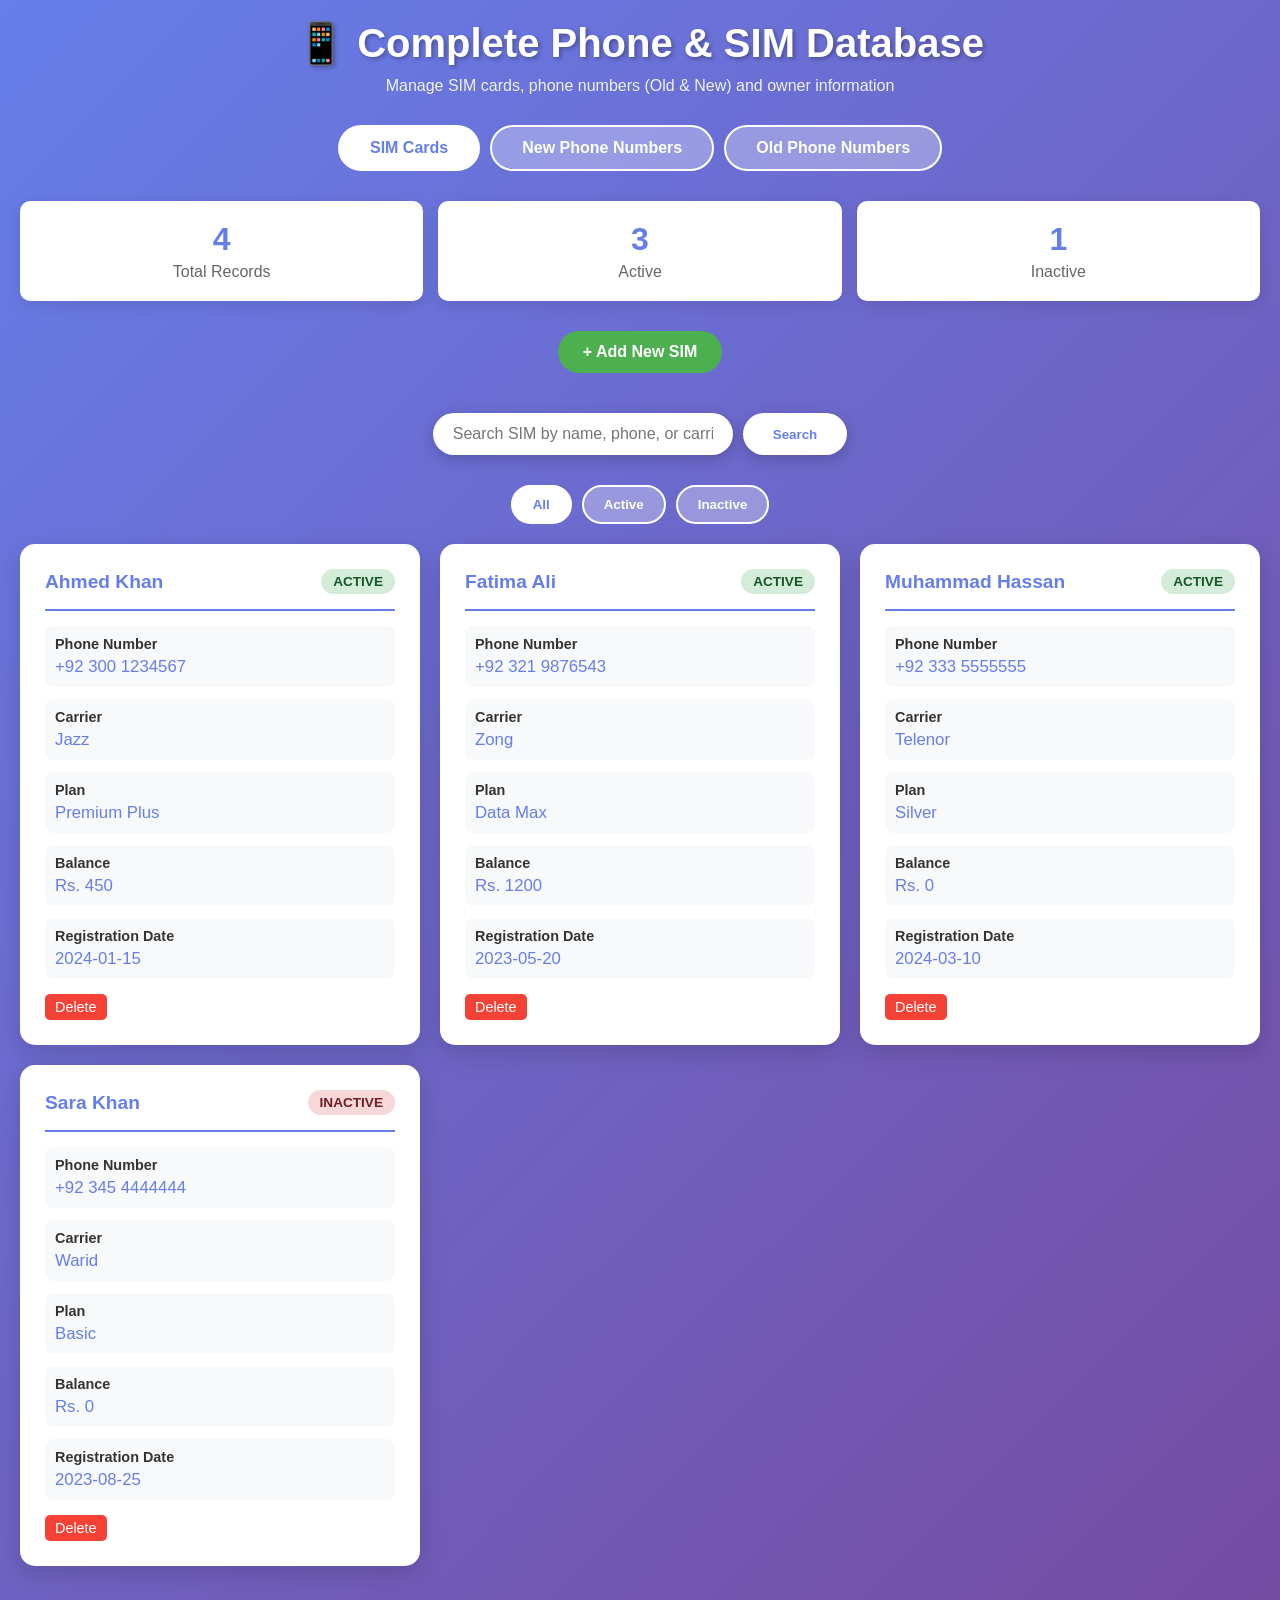
<file: index.html>
<!DOCTYPE html>
<html lang="en">
<head>
    <meta charset="UTF-8">
    <meta name="viewport" content="width=device-width, initial-scale=1.0">
    <title>Complete SIM & Phone Database Dashboard</title>
    <style>
        * {
            margin: 0;
            padding: 0;
            box-sizing: border-box;
        }

        body {
            font-family: 'Segoe UI', Tahoma, Geneva, Verdana, sans-serif;
            background: linear-gradient(135deg, #667eea 0%, #764ba2 100%);
            min-height: 100vh;
            padding: 20px;
        }

        .container {
            max-width: 1400px;
            margin: 0 auto;
        }

        header {
            text-align: center;
            color: white;
            margin-bottom: 30px;
        }

        header h1 {
            font-size: 2.5em;
            margin-bottom: 10px;
            text-shadow: 2px 2px 4px rgba(0,0,0,0.3);
        }

        header p {
            font-size: 1em;
            opacity: 0.9;
        }

        .nav-tabs {
            display: flex;
            gap: 10px;
            justify-content: center;
            margin-bottom: 30px;
            flex-wrap: wrap;
        }

        .nav-btn {
            padding: 12px 30px;
            background: rgba(255,255,255,0.3);
            color: white;
            border: 2px solid white;
            border-radius: 25px;
            cursor: pointer;
            font-weight: bold;
            font-size: 1em;
            transition: all 0.3s;
        }

        .nav-btn.active {
            background: white;
            color: #667eea;
        }

        .nav-btn:hover {
            background: white;
            color: #667eea;
            transform: translateY(-2px);
        }

        .content-section {
            display: none;
        }

        .content-section.active {
            display: block;
        }

        .search-section {
            margin-bottom: 30px;
            display: flex;
            gap: 10px;
            justify-content: center;
            flex-wrap: wrap;
        }

        .search-section input {
            padding: 12px 20px;
            font-size: 1em;
            border: none;
            border-radius: 25px;
            width: 300px;
            box-shadow: 0 4px 15px rgba(0,0,0,0.2);
            outline: none;
        }

        .search-section button {
            padding: 12px 30px;
            background: white;
            color: #667eea;
            border: none;
            border-radius: 25px;
            font-weight: bold;
            cursor: pointer;
            box-shadow: 0 4px 15px rgba(0,0,0,0.2);
            transition: transform 0.2s;
        }

        .search-section button:hover {
            transform: translateY(-2px);
        }

        .add-btn {
            padding: 12px 25px;
            background: #4CAF50;
            color: white;
            border: none;
            border-radius: 25px;
            font-weight: bold;
            cursor: pointer;
            margin-bottom: 20px;
            font-size: 1em;
        }

        .add-btn:hover {
            background: #45a049;
        }

        .dashboard {
            display: grid;
            grid-template-columns: repeat(auto-fit, minmax(320px, 1fr));
            gap: 20px;
            margin-bottom: 30px;
        }

        .card {
            background: white;
            border-radius: 15px;
            padding: 25px;
            box-shadow: 0 8px 25px rgba(0,0,0,0.15);
            transition: transform 0.3s, box-shadow 0.3s;
        }

        .card:hover {
            transform: translateY(-10px);
            box-shadow: 0 12px 35px rgba(0,0,0,0.25);
        }

        .card-header {
            display: flex;
            justify-content: space-between;
            align-items: center;
            margin-bottom: 15px;
            padding-bottom: 15px;
            border-bottom: 2px solid #667eea;
        }

        .card-title {
            font-size: 1.2em;
            font-weight: bold;
            color: #667eea;
        }

        .badge {
            display: inline-block;
            padding: 5px 12px;
            border-radius: 20px;
            font-size: 0.85em;
            font-weight: bold;
        }

        .status-active {
            background: #d4edda;
            color: #155724;
        }

        .status-inactive {
            background: #f8d7da;
            color: #721c24;
        }

        .status-old {
            background: #cce5ff;
            color: #004085;
        }

        .status-new {
            background: #fff3cd;
            color: #856404;
        }

        .detail {
            margin: 12px 0;
            padding: 10px;
            background: #f8f9fa;
            border-radius: 8px;
        }

        .detail-label {
            font-weight: bold;
            color: #333;
            font-size: 0.9em;
        }

        .detail-value {
            color: #667eea;
            font-size: 1.05em;
            margin-top: 5px;
        }

        .modal {
            display: none;
            position: fixed;
            z-index: 1000;
            left: 0;
            top: 0;
            width: 100%;
            height: 100%;
            background-color: rgba(0,0,0,0.6);
        }

        .modal.active {
            display: block;
        }

        .modal-content {
            background-color: white;
            margin: 5% auto;
            padding: 30px;
            border-radius: 15px;
            width: 90%;
            max-width: 500px;
            box-shadow: 0 8px 25px rgba(0,0,0,0.3);
        }

        .modal-header {
            font-size: 1.5em;
            font-weight: bold;
            color: #667eea;
            margin-bottom: 20px;
            border-bottom: 2px solid #667eea;
            padding-bottom: 10px;
        }

        .form-group {
            margin-bottom: 15px;
        }

        .form-group label {
            display: block;
            font-weight: bold;
            margin-bottom: 5px;
            color: #333;
        }

        .form-group input,
        .form-group select {
            width: 100%;
            padding: 10px;
            border: 1px solid #ddd;
            border-radius: 5px;
            font-size: 1em;
        }

        .form-buttons {
            display: flex;
            gap: 10px;
            margin-top: 20px;
        }

        .btn-save {
            flex: 1;
            padding: 12px;
            background: #4CAF50;
            color: white;
            border: none;
            border-radius: 8px;
            font-weight: bold;
            cursor: pointer;
        }

        .btn-save:hover {
            background: #45a049;
        }

        .btn-cancel {
            flex: 1;
            padding: 12px;
            background: #f44336;
            color: white;
            border: none;
            border-radius: 8px;
            font-weight: bold;
            cursor: pointer;
        }

        .btn-cancel:hover {
            background: #da190b;
        }

        .btn-delete {
            background: #f44336;
            color: white;
            border: none;
            padding: 5px 10px;
            border-radius: 5px;
            cursor: pointer;
            font-size: 0.9em;
        }

        .btn-delete:hover {
            background: #da190b;
        }

        .no-results {
            text-align: center;
            color: white;
            font-size: 1.2em;
            padding: 40px;
        }

        .filter-buttons {
            display: flex;
            gap: 10px;
            justify-content: center;
            margin-bottom: 20px;
            flex-wrap: wrap;
        }

        .filter-btn {
            padding: 10px 20px;
            background: rgba(255,255,255,0.3);
            color: white;
            border: 2px solid white;
            border-radius: 20px;
            cursor: pointer;
            transition: all 0.3s;
            font-weight: bold;
        }

        .filter-btn.active {
            background: white;
            color: #667eea;
        }

        .filter-btn:hover {
            background: white;
            color: #667eea;
        }

        .stats {
            display: grid;
            grid-template-columns: repeat(auto-fit, minmax(200px, 1fr));
            gap: 15px;
            margin-bottom: 30px;
        }

        .stat-box {
            background: white;
            padding: 20px;
            border-radius: 10px;
            text-align: center;
            box-shadow: 0 4px 15px rgba(0,0,0,0.1);
        }

        .stat-number {
            font-size: 2em;
            font-weight: bold;
            color: #667eea;
        }

        .stat-label {
            color: #666;
            margin-top: 5px;
        }

        @media (max-width: 768px) {
            header h1 {
                font-size: 1.8em;
            }

            .search-section input {
                width: 100%;
            }

            .dashboard {
                grid-template-columns: 1fr;
            }

            .modal-content {
                width: 95%;
                margin: 20% auto;
            }
        }
    </style>
</head>
<body>
    <div class="container">
        <header>
            <h1>📱 Complete Phone & SIM Database</h1>
            <p>Manage SIM cards, phone numbers (Old & New) and owner information</p>
        </header>

        <div class="nav-tabs">
            <button class="nav-btn active" onclick="switchTab('sim')">SIM Cards</button>
            <button class="nav-btn" onclick="switchTab('new-phones')">New Phone Numbers</button>
            <button class="nav-btn" onclick="switchTab('old-phones')">Old Phone Numbers</button>
        </div>

        <!-- SIM Cards Section -->
        <div id="sim" class="content-section active">
            <div class="stats" id="sim-stats"></div>
            <div style="text-align: center; margin-bottom: 20px;">
                <button class="add-btn" onclick="openAddModal('sim')">+ Add New SIM</button>
            </div>
            <div class="search-section">
                <input type="text" id="sim-search" placeholder="Search SIM by name, phone, or carrier...">
                <button onclick="searchData('sim')">Search</button>
            </div>
            <div class="filter-buttons">
                <button class="filter-btn active" onclick="filterData('sim', 'all')">All</button>
                <button class="filter-btn" onclick="filterData('sim', 'active')">Active</button>
                <button class="filter-btn" onclick="filterData('sim', 'inactive')">Inactive</button>
            </div>
            <div class="dashboard" id="sim-dashboard"></div>
        </div>

        <!-- New Phone Numbers Section -->
        <div id="new-phones" class="content-section">
            <div class="stats" id="new-stats"></div>
            <div style="text-align: center; margin-bottom: 20px;">
                <button class="add-btn" onclick="openAddModal('new')">+ Add New Phone Number</button>
            </div>
            <div class="search-section">
                <input type="text" id="new-search" placeholder="Search by name or phone number...">
                <button onclick="searchData('new')">Search</button>
            </div>
            <div class="filter-buttons">
                <button class="filter-btn active" onclick="filterData('new', 'all')">All</button>
                <button class="filter-btn" onclick="filterData('new', 'active')">Active</button>
                <button class="filter-btn" onclick="filterData('new', 'inactive')">Inactive</button>
            </div>
            <div class="dashboard" id="new-dashboard"></div>
        </div>

        <!-- Old Phone Numbers Section -->
        <div id="old-phones" class="content-section">
            <div class="stats" id="old-stats"></div>
            <div style="text-align: center; margin-bottom: 20px;">
                <button class="add-btn" onclick="openAddModal('old')">+ Add Old Phone Number</button>
            </div>
            <div class="search-section">
                <input type="text" id="old-search" placeholder="Search by name or phone number...">
                <button onclick="searchData('old')">Search</button>
            </div>
            <div class="filter-buttons">
                <button class="filter-btn active" onclick="filterData('old', 'all')">All</button>
                <button class="filter-btn" onclick="filterData('old', 'active')">Active</button>
                <button class="filter-btn" onclick="filterData('old', 'inactive')">Inactive</button>
            </div>
            <div class="dashboard" id="old-dashboard"></div>
        </div>
    </div>

    <!-- Add/Edit Modal -->
    <div id="modal" class="modal">
        <div class="modal-content">
            <div class="modal-header" id="modal-title">Add New Entry</div>
            <form id="entry-form">
                <div class="form-group">
                    <label>Owner Name</label>
                    <input type="text" id="owner-name" required>
                </div>
                <div class="form-group">
                    <label>Phone Number</label>
                    <input type="tel" id="phone-number" required>
                </div>
                <div class="form-group" id="carrier-group" style="display:none;">
                    <label>Carrier</label>
                    <select id="carrier">
                        <option>Jazz</option>
                        <option>Zong</option>
                        <option>Telenor</option>
                        <option>Warid</option>
                        <option>Other</option>
                    </select>
                </div>
                <div class="form-group" id="plan-group" style="display:none;">
                    <label>Plan Type</label>
                    <input type="text" id="plan">
                </div>
                <div class="form-group" id="balance-group" style="display:none;">
                    <label>Current Balance</label>
                    <input type="text" id="balance">
                </div>
                <div class="form-group">
                    <label>Status</label>
                    <select id="status">
                        <option value="active">Active</option>
                        <option value="inactive">Inactive</option>
                    </select>
                </div>
                <div class="form-group">
                    <label>Registration Date</label>
                    <input type="date" id="reg-date" required>
                </div>
                <div class="form-buttons">
                    <button type="button" class="btn-save" onclick="saveEntry()">Save</button>
                    <button type="button" class="btn-cancel" onclick="closeModal()">Cancel</button>
                </div>
            </form>
        </div>
    </div>

    <script>
        // Initialize data storage
        let allData = {
            sim: [
                {
                    id: 1,
                    name: "Ahmed Khan",
                    phone: "+92 300 1234567",
                    carrier: "Jazz",
                    status: "active",
                    plan: "Premium Plus",
                    balance: "Rs. 450",
                    regDate: "2024-01-15"
                },
                {
                    id: 2,
                    name: "Fatima Ali",
                    phone: "+92 321 9876543",
                    carrier: "Zong",
                    status: "active",
                    plan: "Data Max",
                    balance: "Rs. 1200",
                    regDate: "2023-05-20"
                },
                {
                    id: 3,
                    name: "Muhammad Hassan",
                    phone: "+92 333 5555555",
                    carrier: "Telenor",
                    status: "active",
                    plan: "Silver",
                    balance: "Rs. 0",
                    regDate: "2024-03-10"
                },
                {
                    id: 4,
                    name: "Sara Khan",
                    phone: "+92 345 4444444",
                    carrier: "Warid",
                    status: "inactive",
                    plan: "Basic",
                    balance: "Rs. 0",
                    regDate: "2023-08-25"
                }
            ],
            new: [
                {
                    id: 1,
                    name: "Ali Raza",
                    phone: "+92 312 3333333",
                    status: "active",
                    regDate: "2024-02-01"
                },
                {
                    id: 2,
                    name: "Ayesha Malik",
                    phone: "+92 334 2222222",
                    status: "active",
                    regDate: "2024-06-15"
                },
                {
                    id: 3,
                    name: "Hassan Ali",
                    phone: "+92 343 1111111",
                    status: "active",
                    regDate: "2024-07-20"
                },
                {
                    id: 4,
                    name: "Zara Khan",
                    phone: "+92 305 9999999",
                    status: "inactive",
                    regDate: "2024-05-10"
                }
            ],
            old: [
                {
                    id: 1,
                    name: "Rashid Ahmed",
                    phone: "+92 301 7777777",
                    status: "inactive",
                    regDate: "2020-03-15"
                },
                {
                    id: 2,
                    name: "Nida Khan",
                    phone: "+92 322 6666666",
                    status: "inactive",
                    regDate: "2019-08-20"
                },
                {
                    id: 3,
                    name: "Imran Khan",
                    phone: "+92 330 5555555",
                    status: "inactive",
                    regDate: "2021-02-14"
                },
                {
                    id: 4,
                    name: "Hina Abbas",
                    phone: "+92 333 4444444",
                    status: "inactive",
                    regDate: "2018-11-05"
                }
            ]
        };

        let currentTab = 'sim';
        let currentFilter = 'all';
        let currentType = null;

        // Load data from localStorage
        function loadData() {
            const saved = localStorage.getItem('phoneDatabase');
            if (saved) {
                allData = JSON.parse(saved);
            }
            renderAll();
        }

        // Save data to localStorage
        function saveData() {
            localStorage.setItem('phoneDatabase', JSON.stringify(allData));
        }

        // Switch tabs
        function switchTab(tab) {
            currentTab = tab;
            currentFilter = 'all';
            
            document.querySelectorAll('.content-section').forEach(s => s.classList.remove('active'));
            document.getElementById(tab).classList.add('active');
            
            document.querySelectorAll('.nav-btn').forEach(b => b.classList.remove('active'));
            event.target.classList.add('active');

            renderAll();
        }

        // Render all data
        function renderAll() {
            renderDashboard('sim');
            renderDashboard('new');
            renderDashboard('old');
            updateStats();
        }

        // Render dashboard
        function renderDashboard(type) {
            const data = allData[type].filter(item => 
                currentTab === type && currentFilter === 'all' ? true : 
                currentTab === type && item.status === currentFilter ? true : false
            );

            const dashboard = document.getElementById(`${type}-dashboard`);
            
            if (!dashboard) return;

            if (data.length === 0) {
                dashboard.innerHTML = '<div class="no-results">No records found</div>';
                return;
            }

            dashboard.innerHTML = data.map(item => `
                <div class="card">
                    <div class="card-header">
                        <div class="card-title">${item.name}</div>
                        <span class="badge ${item.status === 'active' ? 'status-active' : 'status-inactive'}">
                            ${item.status.toUpperCase()}
                        </span>
                    </div>
                    <div class="detail">
                        <div class="detail-label">Phone Number</div>
                        <div class="detail-value">${item.phone}</div>
                    </div>
                    ${item.carrier ? `
                    <div class="detail">
                        <div class="detail-label">Carrier</div>
                        <div class="detail-value">${item.carrier}</div>
                    </div>
                    ` : ''}
                    ${item.plan ? `
                    <div class="detail">
                        <div class="detail-label">Plan</div>
                        <div class="detail-value">${item.plan}</div>
                    </div>
                    ` : ''}
                    ${item.balance ? `
                    <div class="detail">
                        <div class="detail-label">Balance</div>
                        <div class="detail-value">${item.balance}</div>
                    </div>
                    ` : ''}
                    <div class="detail">
                        <div class="detail-label">Registration Date</div>
                        <div class="detail-value">${item.regDate}</div>
                    </div>
                    <div style="display: flex; gap: 10px; margin-top: 15px;">
                        <button class="btn-delete" onclick="deleteEntry('${type}', ${item.id})">Delete</button>
                    </div>
                </div>
            `).join('');
        }

        // Update statistics
        function updateStats() {
            const types = ['sim', 'new', 'old'];
            types.forEach(type => {
                const total = allData[type].length;
                const active = allData[type].filter(i => i.status === 'active').length;
                const inactive = allData[type].filter(i => i.status === 'inactive').length;

                const statsDiv = document.getElementById(`${type}-stats`);
                if (statsDiv) {
                    statsDiv.innerHTML = `
                        <div class="stat-box">
                            <div class="stat-number">${total}</div>
                            <div class="stat-label">Total Records</div>
                        </div>
                        <div class="stat-box">
                            <div class="stat-number">${active}</div>
                            <div class="stat-label">Active</div>
                        </div>
                        <div class="stat-box">
                            <div class="stat-number">${inactive}</div>
                            <div class="stat-label">Inactive</div>
                        </div>
                    `;
                }
            });
        }

        // Search data
        function searchData(type) {
            const searchInput = document.getElementById(`${type}-search`).value.toLowerCase();
            const data = allData[type];
            
            let filtered = data.filter(item => 
                item.name.toLowerCase().includes(searchInput) ||
                item.phone.includes(searchInput)
            );

            if (currentFilter !== 'all') {
                filtered = filtered.filter(item => item.status === currentFilter);
            }

            const dashboard = document.getElementById(`${type}-dashboard`);
            
            if (filtered.length === 0) {
                dashboard.innerHTML = '<div class="no-results">No records found</div>';
                return;
            }

            dashboard.innerHTML = filtered.map(item => `
                <div class="card">
                    <div class="card-header">
                        <div class="card-title">${item.name}</div>
                        <span class="badge ${item.status === 'active' ? 'status-active' : 'status-inactive'}">
                            ${item.status.toUpperCase()}
                        </span>
                    </div>
                    <div class="detail">
                        <div class="detail-label">Phone Number</div>
                        <div class="detail-value">${item.phone}</div>
                    </div>
                    ${item.carrier ? `
                    <div class="detail">
                        <div class="detail-label">Carrier</div>
                        <div class="detail-value">${item.carrier}</div>
                    </div>
                    ` : ''}
                    ${item.plan ? `
                    <div class="detail">
                        <div class="detail-label">Plan</div>
                        <div class="detail-value">${item.plan}</div>
                    </div>
                    ` : ''}
                    ${item.balance ? `
                    <div class="detail">
                        <div class="detail-label">Balance</div>
                        <div class="detail-value">${item.balance}</div>
                    </div>
                    ` : ''}
                    <div class="detail">
                        <div class="detail-label">Registration Date</div>
                        <div class="detail-value">${item.regDate}</div>
                    </div>
                    <div style="display: flex; gap: 10px; margin-top: 15px;">
                        <button class="btn-delete" onclick="deleteEntry('${type}', ${item.id})">Delete</button>
                    </div>
                </div>
            `).join('');
        }

        // Filter data
        function filterData(type, status) {
            currentFilter = status;
            document.querySelectorAll(`#${type}-dashboard`).parent?.querySelectorAll('.filter-btn')?.forEach(btn => btn.classList.remove('active'));
            event.target.classList.add('active');
            renderDashboard(type);
        }

        // Open add modal
        function openAddModal(type) {
            currentType = type;
            document.getElementById('modal-title').textContent = `Add New ${type === 'sim' ? 'SIM' : type === 'new' ? 'Phone Number' : 'Old Phone Number'}`;
            
            const carrierGroup = document.getElementById('carrier-group');
            const planGroup = document.getElementById('plan-group');
            const balanceGroup = document.getElementById('balance-group');
            
            if (type === 'sim') {
                carrierGroup.style.display = 'block';
                planGroup.style.display = 'block';
                balanceGroup.style.display = 'block';
            } else {
                carrierGroup.style.display = 'none';
                planGroup.style.display = 'none';
                balanceGroup.style.display = 'none';
            }

            document.getElementById('entry-form').reset();
            document.getElementById('modal').classList.add('active');
        }

        // Close modal
        function closeModal() {
            document.getElementById('modal').classList.remove('active');
        }

        // Save entry
        function saveEntry() {
            const name = document.getElementById('owner-name').value;
            const phone = document.getElementById('phone-number').value;
            const status = document.getElementById('status').value;
            const regDate = document.getElementById('reg-date').value;

            if (!name || !phone || !regDate) {
                alert('Please fill all required fields');
                return;
            }

            const newEntry = {
                id: Date.now(),
                name,
                phone,
                status,
                regDate
            };

            if (currentType === 'sim') {
                newEntry.carrier = document.getElementById('carrier').value;
                newEntry.plan = document.getElementById('plan').value;
                newEntry.balance = document.getElementById('balance').value;
            }

            allData[currentType].push(newEntry);
            saveData();
            renderAll();
            closeModal();
            alert('Entry added successfully!');
        }

        // Delete entry
        function deleteEntry(type, id) {
            if (confirm('Are you sure you want to delete this entry?')) {
                allData[type] = allData[type].filter(item => item.id !== id);
                saveData();
                renderAll();
            }
        }

        // Initial load
        window.addEventListener('load', loadData);
    </script>
</body>
</html>
</file>
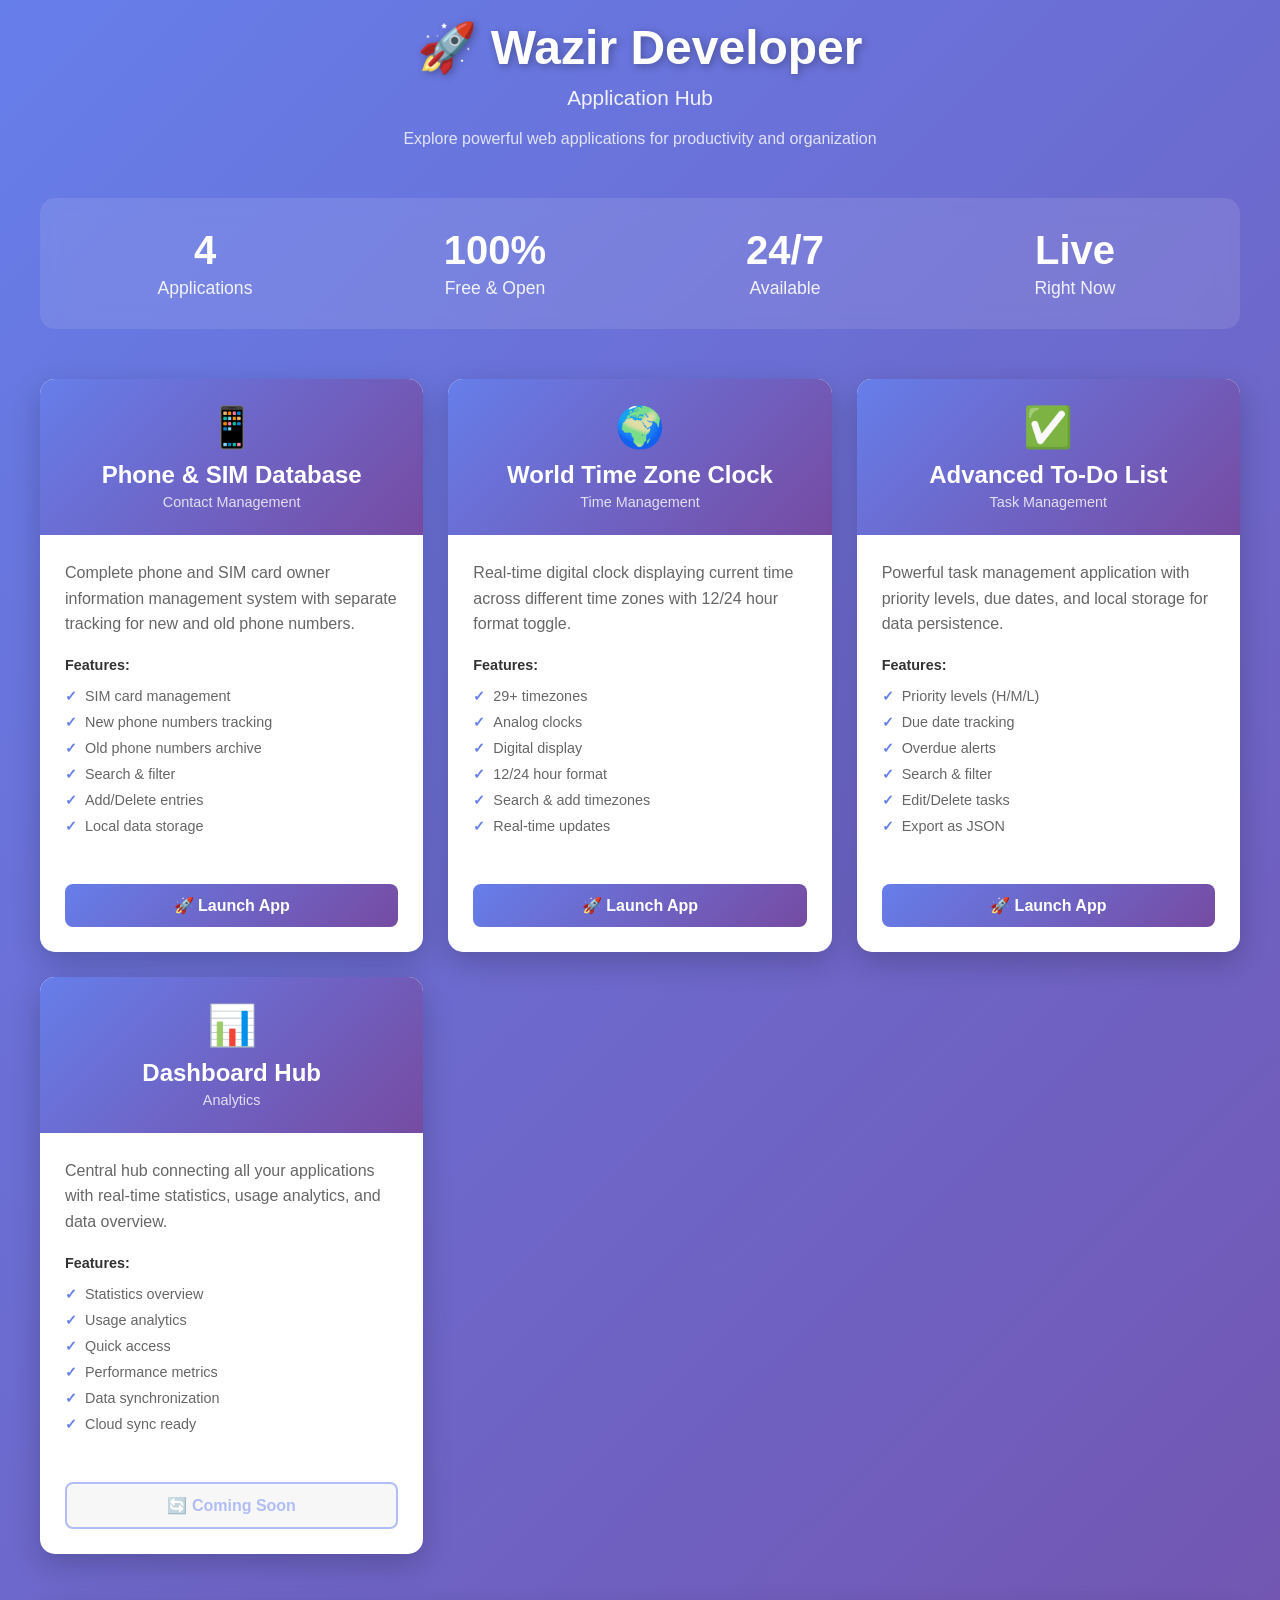
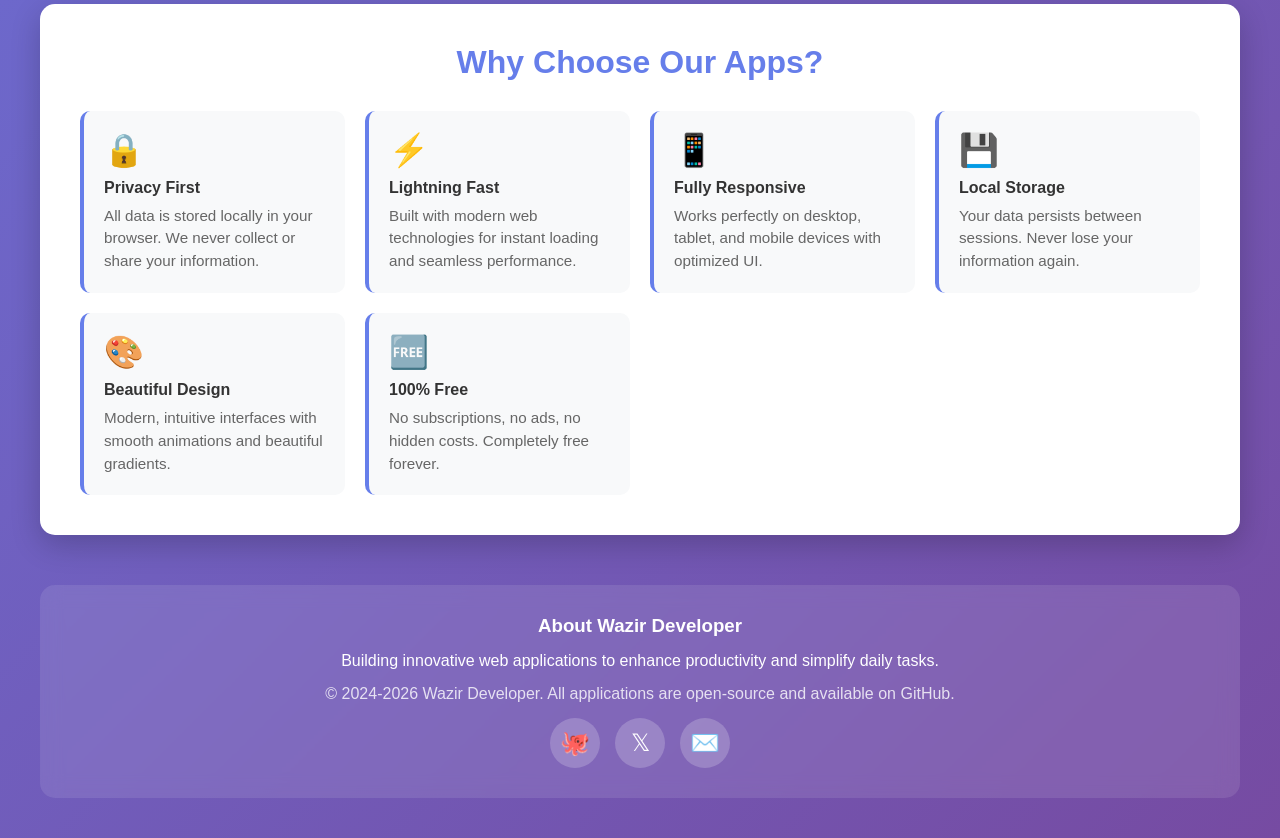
<file: index-home.html>
<!DOCTYPE html>
<html lang="en">
<head>
    <meta charset="UTF-8">
    <meta name="viewport" content="width=device-width, initial-scale=1.0">
    <title>Wazir Developer - App Hub</title>
    <style>
        * {
            margin: 0;
            padding: 0;
            box-sizing: border-box;
        }

        body {
            font-family: 'Segoe UI', Tahoma, Geneva, Verdana, sans-serif;
            background: linear-gradient(135deg, #667eea 0%, #764ba2 100%);
            min-height: 100vh;
            padding: 20px;
        }

        .container {
            max-width: 1200px;
            margin: 0 auto;
        }

        header {
            text-align: center;
            color: white;
            margin-bottom: 50px;
            animation: slideDown 0.6s ease;
        }

        @keyframes slideDown {
            from {
                opacity: 0;
                transform: translateY(-30px);
            }
            to {
                opacity: 1;
                transform: translateY(0);
            }
        }

        header h1 {
            font-size: 3em;
            margin-bottom: 10px;
            text-shadow: 2px 2px 8px rgba(0,0,0,0.3);
        }

        header .subtitle {
            font-size: 1.3em;
            opacity: 0.9;
            margin-bottom: 20px;
        }

        header .tagline {
            font-size: 1em;
            opacity: 0.8;
        }

        .apps-grid {
            display: grid;
            grid-template-columns: repeat(auto-fit, minmax(300px, 1fr));
            gap: 25px;
            margin-bottom: 50px;
        }

        .app-card {
            background: white;
            border-radius: 15px;
            overflow: hidden;
            box-shadow: 0 10px 30px rgba(0,0,0,0.2);
            transition: all 0.3s cubic-bezier(0.25, 0.46, 0.45, 0.94);
            animation: fadeInUp 0.6s ease;
        }

        @keyframes fadeInUp {
            from {
                opacity: 0;
                transform: translateY(30px);
            }
            to {
                opacity: 1;
                transform: translateY(0);
            }
        }

        .app-card:nth-child(1) { animation-delay: 0.1s; }
        .app-card:nth-child(2) { animation-delay: 0.2s; }
        .app-card:nth-child(3) { animation-delay: 0.3s; }
        .app-card:nth-child(4) { animation-delay: 0.4s; }

        .app-card:hover {
            transform: translateY(-15px);
            box-shadow: 0 20px 50px rgba(0,0,0,0.3);
        }

        .app-header {
            background: linear-gradient(135deg, #667eea 0%, #764ba2 100%);
            padding: 25px;
            color: white;
            text-align: center;
        }

        .app-icon {
            font-size: 2.5em;
            margin-bottom: 10px;
        }

        .app-title {
            font-size: 1.5em;
            font-weight: bold;
            margin-bottom: 5px;
        }

        .app-category {
            font-size: 0.9em;
            opacity: 0.8;
        }

        .app-body {
            padding: 25px;
        }

        .app-description {
            color: #666;
            margin-bottom: 20px;
            line-height: 1.6;
        }

        .app-features {
            margin-bottom: 20px;
        }

        .app-features h4 {
            color: #333;
            margin-bottom: 10px;
            font-size: 0.9em;
        }

        .app-features ul {
            list-style: none;
            color: #666;
            font-size: 0.9em;
        }

        .app-features li {
            padding: 5px 0;
            padding-left: 20px;
            position: relative;
        }

        .app-features li:before {
            content: "✓";
            position: absolute;
            left: 0;
            color: #667eea;
            font-weight: bold;
        }

        .app-footer {
            padding: 0 25px 25px 25px;
            display: flex;
            gap: 10px;
        }

        .btn-launch {
            flex: 1;
            padding: 12px;
            background: linear-gradient(135deg, #667eea 0%, #764ba2 100%);
            color: white;
            border: none;
            border-radius: 8px;
            font-weight: bold;
            cursor: pointer;
            text-decoration: none;
            text-align: center;
            transition: all 0.3s;
            font-size: 1em;
        }

        .btn-launch:hover {
            transform: scale(1.05);
            box-shadow: 0 5px 15px rgba(102, 126, 234, 0.4);
        }

        .btn-info {
            flex: 1;
            padding: 12px;
            background: #f0f0f0;
            color: #667eea;
            border: 2px solid #667eea;
            border-radius: 8px;
            font-weight: bold;
            cursor: pointer;
            text-decoration: none;
            text-align: center;
            transition: all 0.3s;
            font-size: 1em;
        }

        .btn-info:hover {
            background: #667eea;
            color: white;
        }

        .stats {
            background: rgba(255,255,255,0.1);
            backdrop-filter: blur(10px);
            border-radius: 15px;
            padding: 30px;
            margin-bottom: 50px;
            display: grid;
            grid-template-columns: repeat(auto-fit, minmax(200px, 1fr));
            gap: 20px;
            color: white;
        }

        .stat-item {
            text-align: center;
        }

        .stat-number {
            font-size: 2.5em;
            font-weight: bold;
            margin-bottom: 5px;
        }

        .stat-label {
            font-size: 1.1em;
            opacity: 0.9;
        }

        footer {
            background: rgba(255,255,255,0.1);
            backdrop-filter: blur(10px);
            border-radius: 15px;
            padding: 30px;
            text-align: center;
            color: white;
            margin-bottom: 20px;
        }

        footer h3 {
            margin-bottom: 15px;
        }

        .social-links {
            display: flex;
            justify-content: center;
            gap: 15px;
            margin-top: 15px;
            flex-wrap: wrap;
        }

        .social-btn {
            display: inline-block;
            width: 50px;
            height: 50px;
            background: rgba(255,255,255,0.2);
            border-radius: 50%;
            display: flex;
            align-items: center;
            justify-content: center;
            color: white;
            font-size: 1.5em;
            text-decoration: none;
            transition: all 0.3s;
        }

        .social-btn:hover {
            background: white;
            color: #667eea;
            transform: scale(1.1);
        }

        .features-section {
            background: white;
            border-radius: 15px;
            padding: 40px;
            margin-bottom: 50px;
            box-shadow: 0 10px 30px rgba(0,0,0,0.2);
        }

        .features-section h2 {
            color: #667eea;
            margin-bottom: 30px;
            text-align: center;
            font-size: 2em;
        }

        .features-list {
            display: grid;
            grid-template-columns: repeat(auto-fit, minmax(250px, 1fr));
            gap: 20px;
        }

        .feature-item {
            padding: 20px;
            background: #f8f9fa;
            border-radius: 10px;
            border-left: 4px solid #667eea;
            transition: all 0.3s;
        }

        .feature-item:hover {
            transform: translateX(10px);
            background: #f0f0f0;
        }

        .feature-icon {
            font-size: 2em;
            margin-bottom: 10px;
        }

        .feature-title {
            color: #333;
            font-weight: bold;
            margin-bottom: 8px;
        }

        .feature-desc {
            color: #666;
            font-size: 0.95em;
            line-height: 1.5;
        }

        @media (max-width: 768px) {
            header h1 {
                font-size: 2em;
            }

            header .subtitle {
                font-size: 1.1em;
            }

            .apps-grid {
                grid-template-columns: 1fr;
            }

            .stats {
                grid-template-columns: repeat(2, 1fr);
            }

            .features-section {
                padding: 20px;
            }
        }
    </style>
</head>
<body>
    <div class="container">
        <header>
            <h1>🚀 Wazir Developer</h1>
            <div class="subtitle">Application Hub</div>
            <div class="tagline">Explore powerful web applications for productivity and organization</div>
        </header>

        <div class="stats">
            <div class="stat-item">
                <div class="stat-number">4</div>
                <div class="stat-label">Applications</div>
            </div>
            <div class="stat-item">
                <div class="stat-number">100%</div>
                <div class="stat-label">Free & Open</div>
            </div>
            <div class="stat-item">
                <div class="stat-number">24/7</div>
                <div class="stat-label">Available</div>
            </div>
            <div class="stat-item">
                <div class="stat-number">Live</div>
                <div class="stat-label">Right Now</div>
            </div>
        </div>

        <div class="apps-grid">
            <!-- Phone & SIM Database -->
            <div class="app-card">
                <div class="app-header">
                    <div class="app-icon">📱</div>
                    <div class="app-title">Phone & SIM Database</div>
                    <div class="app-category">Contact Management</div>
                </div>
                <div class="app-body">
                    <div class="app-description">
                        Complete phone and SIM card owner information management system with separate tracking for new and old phone numbers.
                    </div>
                    <div class="app-features">
                        <h4>Features:</h4>
                        <ul>
                            <li>SIM card management</li>
                            <li>New phone numbers tracking</li>
                            <li>Old phone numbers archive</li>
                            <li>Search & filter</li>
                            <li>Add/Delete entries</li>
                            <li>Local data storage</li>
                        </ul>
                    </div>
                </div>
                <div class="app-footer">
                    <a href="index.html" class="btn-launch">🚀 Launch App</a>
                </div>
            </div>

            <!-- World Time Zone Clock -->
            <div class="app-card">
                <div class="app-header">
                    <div class="app-icon">🌍</div>
                    <div class="app-title">World Time Zone Clock</div>
                    <div class="app-category">Time Management</div>
                </div>
                <div class="app-body">
                    <div class="app-description">
                        Real-time digital clock displaying current time across different time zones with 12/24 hour format toggle.
                    </div>
                    <div class="app-features">
                        <h4>Features:</h4>
                        <ul>
                            <li>29+ timezones</li>
                            <li>Analog clocks</li>
                            <li>Digital display</li>
                            <li>12/24 hour format</li>
                            <li>Search & add timezones</li>
                            <li>Real-time updates</li>
                        </ul>
                    </div>
                </div>
                <div class="app-footer">
                    <a href="clock.html" class="btn-launch">🚀 Launch App</a>
                </div>
            </div>

            <!-- To-Do List -->
            <div class="app-card">
                <div class="app-header">
                    <div class="app-icon">✅</div>
                    <div class="app-title">Advanced To-Do List</div>
                    <div class="app-category">Task Management</div>
                </div>
                <div class="app-body">
                    <div class="app-description">
                        Powerful task management application with priority levels, due dates, and local storage for data persistence.
                    </div>
                    <div class="app-features">
                        <h4>Features:</h4>
                        <ul>
                            <li>Priority levels (H/M/L)</li>
                            <li>Due date tracking</li>
                            <li>Overdue alerts</li>
                            <li>Search & filter</li>
                            <li>Edit/Delete tasks</li>
                            <li>Export as JSON</li>
                        </ul>
                    </div>
                </div>
                <div class="app-footer">
                    <a href="todo.html" class="btn-launch">🚀 Launch App</a>
                </div>
            </div>

            <!-- Dashboard Overview (Coming Soon) -->
            <div class="app-card">
                <div class="app-header">
                    <div class="app-icon">📊</div>
                    <div class="app-title">Dashboard Hub</div>
                    <div class="app-category">Analytics</div>
                </div>
                <div class="app-body">
                    <div class="app-description">
                        Central hub connecting all your applications with real-time statistics, usage analytics, and data overview.
                    </div>
                    <div class="app-features">
                        <h4>Features:</h4>
                        <ul>
                            <li>Statistics overview</li>
                            <li>Usage analytics</li>
                            <li>Quick access</li>
                            <li>Performance metrics</li>
                            <li>Data synchronization</li>
                            <li>Cloud sync ready</li>
                        </ul>
                    </div>
                </div>
                <div class="app-footer">
                    <button class="btn-info" disabled style="opacity: 0.5; cursor: not-allowed;">🔄 Coming Soon</button>
                </div>
            </div>
        </div>

        <div class="features-section">
            <h2>Why Choose Our Apps?</h2>
            <div class="features-list">
                <div class="feature-item">
                    <div class="feature-icon">🔒</div>
                    <div class="feature-title">Privacy First</div>
                    <div class="feature-desc">All data is stored locally in your browser. We never collect or share your information.</div>
                </div>
                <div class="feature-item">
                    <div class="feature-icon">⚡</div>
                    <div class="feature-title">Lightning Fast</div>
                    <div class="feature-desc">Built with modern web technologies for instant loading and seamless performance.</div>
                </div>
                <div class="feature-item">
                    <div class="feature-icon">📱</div>
                    <div class="feature-title">Fully Responsive</div>
                    <div class="feature-desc">Works perfectly on desktop, tablet, and mobile devices with optimized UI.</div>
                </div>
                <div class="feature-item">
                    <div class="feature-icon">💾</div>
                    <div class="feature-title">Local Storage</div>
                    <div class="feature-desc">Your data persists between sessions. Never lose your information again.</div>
                </div>
                <div class="feature-item">
                    <div class="feature-icon">🎨</div>
                    <div class="feature-title">Beautiful Design</div>
                    <div class="feature-desc">Modern, intuitive interfaces with smooth animations and beautiful gradients.</div>
                </div>
                <div class="feature-item">
                    <div class="feature-icon">🆓</div>
                    <div class="feature-title">100% Free</div>
                    <div class="feature-desc">No subscriptions, no ads, no hidden costs. Completely free forever.</div>
                </div>
            </div>
        </div>

        <footer>
            <h3>About Wazir Developer</h3>
            <p>Building innovative web applications to enhance productivity and simplify daily tasks.</p>
            <p style="margin-top: 15px; opacity: 0.8;">
                © 2024-2026 Wazir Developer. All applications are open-source and available on GitHub.
            </p>
            <div class="social-links">
                <a href="https://github.com/mwazirdeveloper-art" class="social-btn" title="GitHub">
                    <span>🐙</span>
                </a>
                <a href="#" class="social-btn" title="Twitter">
                    <span>𝕏</span>
                </a>
                <a href="#" class="social-btn" title="Email">
                    <span>✉️</span>
                </a>
            </div>
        </footer>
    </div>
</body>
</html>
</file>
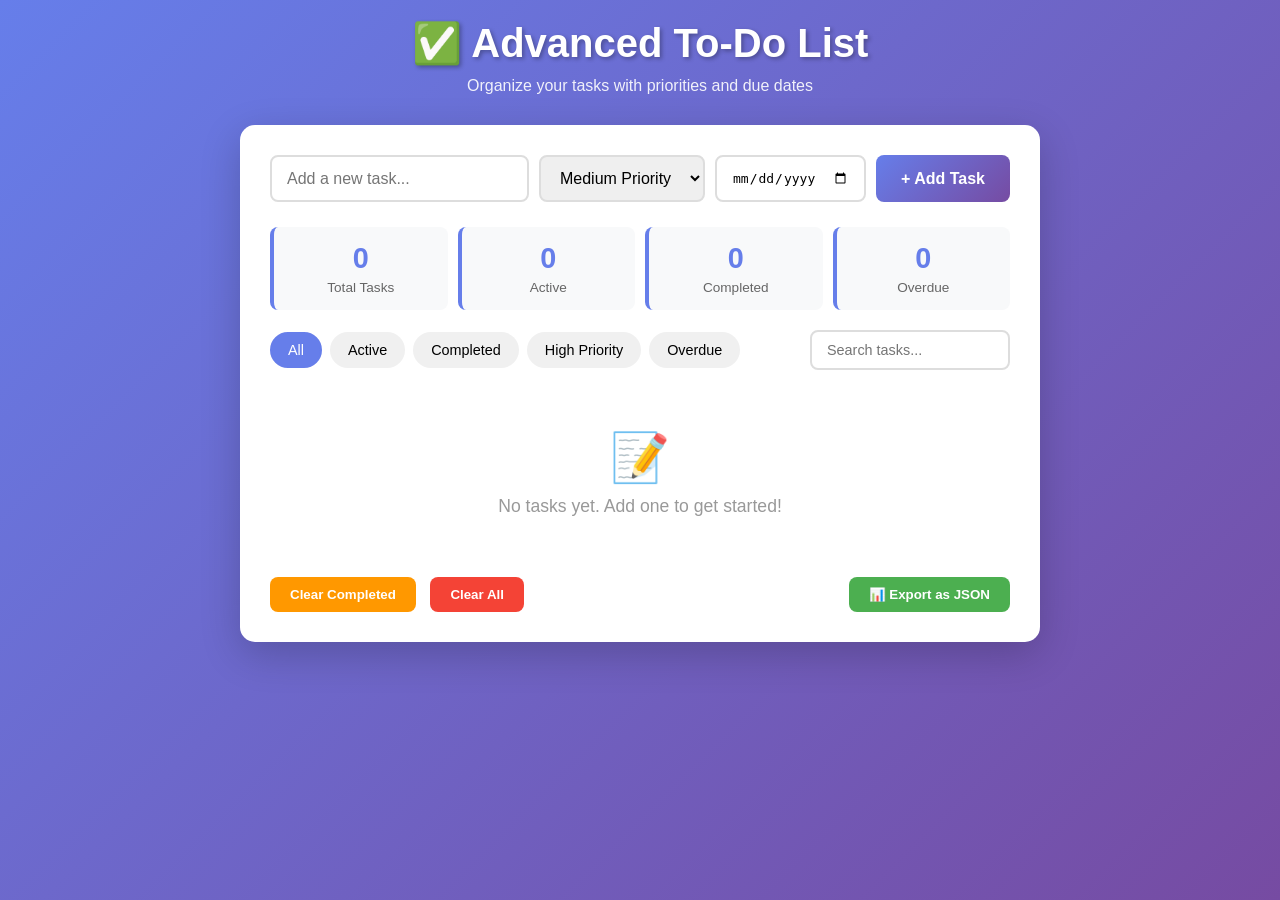
<file: todo.html>
<!DOCTYPE html>
<html lang="en">
<head>
    <meta charset="UTF-8">
    <meta name="viewport" content="width=device-width, initial-scale=1.0">
    <title>Advanced To-Do List Application</title>
    <style>
        * {
            margin: 0;
            padding: 0;
            box-sizing: border-box;
        }

        body {
            font-family: 'Segoe UI', Tahoma, Geneva, Verdana, sans-serif;
            background: linear-gradient(135deg, #667eea 0%, #764ba2 100%);
            min-height: 100vh;
            padding: 20px;
        }

        .container {
            max-width: 800px;
            margin: 0 auto;
        }

        header {
            text-align: center;
            color: white;
            margin-bottom: 30px;
        }

        header h1 {
            font-size: 2.5em;
            margin-bottom: 10px;
            text-shadow: 2px 2px 4px rgba(0,0,0,0.3);
        }

        header p {
            font-size: 1em;
            opacity: 0.9;
        }

        .main-card {
            background: white;
            border-radius: 15px;
            padding: 30px;
            box-shadow: 0 12px 40px rgba(0,0,0,0.2);
        }

        .input-section {
            display: flex;
            gap: 10px;
            margin-bottom: 25px;
            flex-wrap: wrap;
        }

        .input-group {
            flex: 1;
            min-width: 200px;
            display: flex;
            gap: 10px;
        }

        #todoInput {
            flex: 1;
            padding: 12px 15px;
            border: 2px solid #ddd;
            border-radius: 8px;
            font-size: 1em;
            outline: none;
            transition: border-color 0.3s;
        }

        #todoInput:focus {
            border-color: #667eea;
        }

        #prioritySelect {
            padding: 12px 15px;
            border: 2px solid #ddd;
            border-radius: 8px;
            font-size: 1em;
            outline: none;
            cursor: pointer;
            transition: border-color 0.3s;
        }

        #prioritySelect:focus {
            border-color: #667eea;
        }

        #dueDateInput {
            padding: 12px 15px;
            border: 2px solid #ddd;
            border-radius: 8px;
            font-size: 1em;
            outline: none;
            cursor: pointer;
            transition: border-color 0.3s;
        }

        #dueDateInput:focus {
            border-color: #667eea;
        }

        .add-btn {
            padding: 12px 25px;
            background: linear-gradient(135deg, #667eea 0%, #764ba2 100%);
            color: white;
            border: none;
            border-radius: 8px;
            font-weight: bold;
            cursor: pointer;
            font-size: 1em;
            transition: transform 0.2s, box-shadow 0.2s;
        }

        .add-btn:hover {
            transform: translateY(-2px);
            box-shadow: 0 4px 12px rgba(102, 126, 234, 0.4);
        }

        .add-btn:active {
            transform: translateY(0);
        }

        .filter-section {
            display: flex;
            gap: 10px;
            margin-bottom: 20px;
            flex-wrap: wrap;
            justify-content: space-between;
            align-items: center;
        }

        .filter-buttons {
            display: flex;
            gap: 8px;
            flex-wrap: wrap;
        }

        .filter-btn {
            padding: 8px 16px;
            background: #f0f0f0;
            border: 2px solid transparent;
            border-radius: 20px;
            cursor: pointer;
            font-weight: 500;
            transition: all 0.3s;
            font-size: 0.9em;
        }

        .filter-btn:hover {
            background: #e0e0e0;
        }

        .filter-btn.active {
            background: #667eea;
            color: white;
            border-color: #667eea;
        }

        .stats {
            display: grid;
            grid-template-columns: repeat(auto-fit, minmax(120px, 1fr));
            gap: 10px;
            margin-bottom: 20px;
        }

        .stat-box {
            background: #f8f9fa;
            padding: 15px;
            border-radius: 8px;
            text-align: center;
            border-left: 4px solid #667eea;
        }

        .stat-number {
            font-size: 1.8em;
            font-weight: bold;
            color: #667eea;
        }

        .stat-label {
            font-size: 0.85em;
            color: #666;
            margin-top: 5px;
        }

        .search-box {
            padding: 10px 15px;
            border: 2px solid #ddd;
            border-radius: 8px;
            font-size: 0.9em;
            outline: none;
            width: 200px;
        }

        .search-box:focus {
            border-color: #667eea;
        }

        .todo-list {
            list-style: none;
            max-height: 500px;
            overflow-y: auto;
        }

        .todo-item {
            background: #f8f9fa;
            padding: 15px;
            border-radius: 8px;
            margin-bottom: 10px;
            display: flex;
            align-items: center;
            gap: 12px;
            transition: all 0.3s;
            border-left: 4px solid #667eea;
        }

        .todo-item:hover {
            background: #f0f0f0;
            box-shadow: 0 4px 12px rgba(0,0,0,0.1);
        }

        .todo-item.completed {
            background: #e8f5e9;
            border-left-color: #4CAF50;
        }

        .todo-item.high-priority {
            border-left-color: #f44336;
        }

        .todo-item.medium-priority {
            border-left-color: #ff9800;
        }

        .todo-item.low-priority {
            border-left-color: #2196F3;
        }

        .checkbox {
            width: 20px;
            height: 20px;
            cursor: pointer;
            accent-color: #667eea;
        }

        .todo-content {
            flex: 1;
        }

        .todo-text {
            font-size: 1em;
            color: #333;
            margin-bottom: 5px;
            word-break: break-word;
        }

        .todo-item.completed .todo-text {
            text-decoration: line-through;
            color: #999;
        }

        .todo-meta {
            font-size: 0.85em;
            color: #999;
            display: flex;
            gap: 15px;
            flex-wrap: wrap;
        }

        .priority-badge {
            display: inline-block;
            padding: 3px 8px;
            border-radius: 4px;
            font-size: 0.8em;
            font-weight: bold;
        }

        .priority-high {
            background: #ffebee;
            color: #c62828;
        }

        .priority-medium {
            background: #fff3e0;
            color: #e65100;
        }

        .priority-low {
            background: #e3f2fd;
            color: #1565c0;
        }

        .due-date {
            display: flex;
            align-items: center;
            gap: 5px;
        }

        .due-date.overdue {
            color: #f44336;
            font-weight: bold;
        }

        .due-date.today {
            color: #ff9800;
            font-weight: bold;
        }

        .due-date.upcoming {
            color: #2196F3;
        }

        .todo-actions {
            display: flex;
            gap: 8px;
        }

        .action-btn {
            padding: 6px 12px;
            border: none;
            border-radius: 6px;
            cursor: pointer;
            font-size: 0.85em;
            font-weight: 500;
            transition: all 0.2s;
        }

        .edit-btn {
            background: #2196F3;
            color: white;
        }

        .edit-btn:hover {
            background: #1976D2;
        }

        .delete-btn {
            background: #f44336;
            color: white;
        }

        .delete-btn:hover {
            background: #da190b;
        }

        .empty-state {
            text-align: center;
            padding: 40px 20px;
            color: #999;
        }

        .empty-state-icon {
            font-size: 3em;
            margin-bottom: 10px;
        }

        .empty-state-text {
            font-size: 1.1em;
        }

        .controls-bottom {
            display: flex;
            gap: 10px;
            margin-top: 20px;
            flex-wrap: wrap;
            justify-content: space-between;
        }

        .clear-completed-btn {
            padding: 10px 20px;
            background: #ff9800;
            color: white;
            border: none;
            border-radius: 8px;
            cursor: pointer;
            font-weight: bold;
            transition: all 0.2s;
        }

        .clear-completed-btn:hover {
            background: #f57c00;
        }

        .clear-all-btn {
            padding: 10px 20px;
            background: #f44336;
            color: white;
            border: none;
            border-radius: 8px;
            cursor: pointer;
            font-weight: bold;
            transition: all 0.2s;
        }

        .clear-all-btn:hover {
            background: #da190b;
        }

        .export-btn {
            padding: 10px 20px;
            background: #4CAF50;
            color: white;
            border: none;
            border-radius: 8px;
            cursor: pointer;
            font-weight: bold;
            transition: all 0.2s;
        }

        .export-btn:hover {
            background: #45a049;
        }

        .edit-modal {
            display: none;
            position: fixed;
            z-index: 1000;
            left: 0;
            top: 0;
            width: 100%;
            height: 100%;
            background-color: rgba(0,0,0,0.6);
        }

        .edit-modal.active {
            display: block;
        }

        .modal-content {
            background-color: white;
            margin: 5% auto;
            padding: 30px;
            border-radius: 15px;
            width: 90%;
            max-width: 500px;
            box-shadow: 0 8px 25px rgba(0,0,0,0.3);
        }

        .modal-header {
            font-size: 1.5em;
            font-weight: bold;
            color: #667eea;
            margin-bottom: 20px;
            border-bottom: 2px solid #667eea;
            padding-bottom: 10px;
        }

        .modal-input {
            width: 100%;
            padding: 12px 15px;
            border: 2px solid #ddd;
            border-radius: 8px;
            font-size: 1em;
            margin-bottom: 15px;
            outline: none;
        }

        .modal-input:focus {
            border-color: #667eea;
        }

        .modal-buttons {
            display: flex;
            gap: 10px;
        }

        .modal-save-btn {
            flex: 1;
            padding: 12px;
            background: #4CAF50;
            color: white;
            border: none;
            border-radius: 8px;
            font-weight: bold;
            cursor: pointer;
        }

        .modal-save-btn:hover {
            background: #45a049;
        }

        .modal-cancel-btn {
            flex: 1;
            padding: 12px;
            background: #f44336;
            color: white;
            border: none;
            border-radius: 8px;
            font-weight: bold;
            cursor: pointer;
        }

        .modal-cancel-btn:hover {
            background: #da190b;
        }

        .no-results {
            text-align: center;
            color: #999;
            padding: 30px 20px;
            font-size: 1.1em;
        }

        @media (max-width: 768px) {
            header h1 {
                font-size: 1.8em;
            }

            .input-group {
                flex-direction: column;
            }

            #todoInput,
            #prioritySelect,
            #dueDateInput {
                width: 100%;
            }

            .filter-section {
                flex-direction: column;
                align-items: flex-start;
            }

            .search-box {
                width: 100%;
            }

            .stats {
                grid-template-columns: repeat(2, 1fr);
            }

            .todo-item {
                flex-direction: column;
                align-items: flex-start;
            }

            .todo-actions {
                width: 100%;
                justify-content: flex-end;
            }
        }

        ::-webkit-scrollbar {
            width: 8px;
        }

        ::-webkit-scrollbar-track {
            background: #f1f1f1;
        }

        ::-webkit-scrollbar-thumb {
            background: #667eea;
            border-radius: 4px;
        }

        ::-webkit-scrollbar-thumb:hover {
            background: #764ba2;
        }
    </style>
</head>
<body>
    <div class="container">
        <header>
            <h1>✅ Advanced To-Do List</h1>
            <p>Organize your tasks with priorities and due dates</p>
        </header>

        <div class="main-card">
            <!-- Input Section -->
            <div class="input-section">
                <div class="input-group">
                    <input 
                        type="text" 
                        id="todoInput" 
                        placeholder="Add a new task..." 
                        onkeypress="if(event.key === 'Enter') addTodo()"
                    >
                    <select id="prioritySelect">
                        <option value="low">Low Priority</option>
                        <option value="medium" selected>Medium Priority</option>
                        <option value="high">High Priority</option>
                    </select>
                    <input type="date" id="dueDateInput">
                </div>
                <button class="add-btn" onclick="addTodo()">+ Add Task</button>
            </div>

            <!-- Stats Section -->
            <div class="stats" id="stats"></div>

            <!-- Filter and Search Section -->
            <div class="filter-section">
                <div class="filter-buttons">
                    <button class="filter-btn active" onclick="filterTodos('all')">All</button>
                    <button class="filter-btn" onclick="filterTodos('active')">Active</button>
                    <button class="filter-btn" onclick="filterTodos('completed')">Completed</button>
                    <button class="filter-btn" onclick="filterTodos('high')">High Priority</button>
                    <button class="filter-btn" onclick="filterTodos('overdue')">Overdue</button>
                </div>
                <input 
                    type="text" 
                    class="search-box" 
                    id="searchBox" 
                    placeholder="Search tasks..." 
                    onkeyup="filterTodos()"
                >
            </div>

            <!-- Todo List -->
            <ul class="todo-list" id="todoList"></ul>

            <!-- Empty State -->
            <div class="empty-state" id="emptyState" style="display: none;">
                <div class="empty-state-icon">📝</div>
                <div class="empty-state-text">No tasks yet. Add one to get started!</div>
            </div>

            <!-- Controls Bottom -->
            <div class="controls-bottom">
                <div>
                    <button class="clear-completed-btn" onclick="clearCompleted()">Clear Completed</button>
                    <button class="clear-all-btn" onclick="clearAll()" style="margin-left: 10px;">Clear All</button>
                </div>
                <button class="export-btn" onclick="exportTodos()">📊 Export as JSON</button>
            </div>
        </div>
    </div>

    <!-- Edit Modal -->
    <div id="editModal" class="edit-modal">
        <div class="modal-content">
            <div class="modal-header">Edit Task</div>
            <input type="text" id="editInput" class="modal-input" placeholder="Task description">
            <select id="editPriority" class="modal-input">
                <option value="low">Low Priority</option>
                <option value="medium" selected>Medium Priority</option>
                <option value="high">High Priority</option>
            </select>
            <input type="date" id="editDueDate" class="modal-input">
            <div class="modal-buttons">
                <button class="modal-save-btn" onclick="saveEdit()">Save</button>
                <button class="modal-cancel-btn" onclick="closeEditModal()">Cancel</button>
            </div>
        </div>
    </div>

    <script>
        let todos = [];
        let currentFilter = 'all';
        let editingId = null;

        // Load todos from localStorage
        function loadTodos() {
            const saved = localStorage.getItem('todos');
            if (saved) {
                todos = JSON.parse(saved);
            }
            renderTodos();
            updateStats();
        }

        // Save todos to localStorage
        function saveTodos() {
            localStorage.setItem('todos', JSON.stringify(todos));
        }

        // Add new todo
        function addTodo() {
            const input = document.getElementById('todoInput');
            const priority = document.getElementById('prioritySelect').value;
            const dueDate = document.getElementById('dueDateInput').value;
            const text = input.value.trim();

            if (!text) {
                alert('Please enter a task');
                return;
            }

            const todo = {
                id: Date.now(),
                text: text,
                completed: false,
                priority: priority,
                dueDate: dueDate,
                createdAt: new Date().toISOString()
            };

            todos.push(todo);
            saveTodos();
            
            input.value = '';
            document.getElementById('prioritySelect').value = 'medium';
            document.getElementById('dueDateInput').value = '';
            
            renderTodos();
            updateStats();
        }

        // Toggle todo completion
        function toggleTodo(id) {
            const todo = todos.find(t => t.id === id);
            if (todo) {
                todo.completed = !todo.completed;
                saveTodos();
                renderTodos();
                updateStats();
            }
        }

        // Delete todo
        function deleteTodo(id) {
            if (confirm('Are you sure you want to delete this task?')) {
                todos = todos.filter(t => t.id !== id);
                saveTodos();
                renderTodos();
                updateStats();
            }
        }

        // Open edit modal
        function openEditModal(id) {
            const todo = todos.find(t => t.id === id);
            if (todo) {
                editingId = id;
                document.getElementById('editInput').value = todo.text;
                document.getElementById('editPriority').value = todo.priority;
                document.getElementById('editDueDate').value = todo.dueDate;
                document.getElementById('editModal').classList.add('active');
            }
        }

        // Close edit modal
        function closeEditModal() {
            document.getElementById('editModal').classList.remove('active');
            editingId = null;
        }

        // Save edit
        function saveEdit() {
            const todo = todos.find(t => t.id === editingId);
            if (todo) {
                todo.text = document.getElementById('editInput').value.trim();
                todo.priority = document.getElementById('editPriority').value;
                todo.dueDate = document.getElementById('editDueDate').value;
                
                if (!todo.text) {
                    alert('Task cannot be empty');
                    return;
                }

                saveTodos();
                renderTodos();
                updateStats();
                closeEditModal();
            }
        }

        // Get due date status
        function getDueDateStatus(dueDate) {
            if (!dueDate) return '';
            
            const today = new Date();
            today.setHours(0, 0, 0, 0);
            
            const due = new Date(dueDate);
            due.setHours(0, 0, 0, 0);
            
            const diff = due - today;
            
            if (diff < 0) return 'overdue';
            if (diff === 0) return 'today';
            return 'upcoming';
        }

        // Format date
        function formatDate(dateStr) {
            if (!dateStr) return '';
            const date = new Date(dateStr);
            return date.toLocaleDateString('en-US', { month: 'short', day: 'numeric', year: 'numeric' });
        }

        // Render todos
        function renderTodos() {
            const list = document.getElementById('todoList');
            const empty = document.getElementById('emptyState');
            const searchTerm = document.getElementById('searchBox').value.toLowerCase();

            let filtered = todos;

            // Apply search filter
            if (searchTerm) {
                filtered = filtered.filter(t => t.text.toLowerCase().includes(searchTerm));
            }

            // Apply status filter
            if (currentFilter === 'active') {
                filtered = filtered.filter(t => !t.completed);
            } else if (currentFilter === 'completed') {
                filtered = filtered.filter(t => t.completed);
            } else if (currentFilter === 'high') {
                filtered = filtered.filter(t => t.priority === 'high');
            } else if (currentFilter === 'overdue') {
                filtered = filtered.filter(t => getDueDateStatus(t.dueDate) === 'overdue' && !t.completed);
            }

            if (filtered.length === 0) {
                list.innerHTML = '';
                empty.style.display = 'block';
                return;
            }

            empty.style.display = 'none';
            list.innerHTML = filtered.map(todo => `
                <li class="todo-item ${todo.completed ? 'completed' : ''} ${todo.priority}-priority">
                    <input 
                        type="checkbox" 
                        class="checkbox" 
                        ${todo.completed ? 'checked' : ''} 
                        onchange="toggleTodo(${todo.id})"
                    >
                    <div class="todo-content">
                        <div class="todo-text">${escapeHtml(todo.text)}</div>
                        <div class="todo-meta">
                            <span class="priority-badge priority-${todo.priority}">
                                ${todo.priority.charAt(0).toUpperCase() + todo.priority.slice(1)}
                            </span>
                            ${todo.dueDate ? `
                                <span class="due-date ${getDueDateStatus(todo.dueDate)}">
                                    📅 ${formatDate(todo.dueDate)}
                                </span>
                            ` : ''}
                        </div>
                    </div>
                    <div class="todo-actions">
                        <button class="action-btn edit-btn" onclick="openEditModal(${todo.id})">Edit</button>
                        <button class="action-btn delete-btn" onclick="deleteTodo(${todo.id})">Delete</button>
                    </div>
                </li>
            `).join('');
        }

        // Update stats
        function updateStats() {
            const total = todos.length;
            const completed = todos.filter(t => t.completed).length;
            const active = total - completed;
            const overdue = todos.filter(t => getDueDateStatus(t.dueDate) === 'overdue' && !t.completed).length;

            document.getElementById('stats').innerHTML = `
                <div class="stat-box">
                    <div class="stat-number">${total}</div>
                    <div class="stat-label">Total Tasks</div>
                </div>
                <div class="stat-box">
                    <div class="stat-number">${active}</div>
                    <div class="stat-label">Active</div>
                </div>
                <div class="stat-box">
                    <div class="stat-number">${completed}</div>
                    <div class="stat-label">Completed</div>
                </div>
                <div class="stat-box">
                    <div class="stat-number">${overdue}</div>
                    <div class="stat-label">Overdue</div>
                </div>
            `;
        }

        // Filter todos
        function filterTodos(filter) {
            if (filter) {
                currentFilter = filter;
                document.querySelectorAll('.filter-btn').forEach(btn => btn.classList.remove('active'));
                event.target.classList.add('active');
            }
            renderTodos();
        }

        // Clear completed
        function clearCompleted() {
            if (confirm('Clear all completed tasks?')) {
                todos = todos.filter(t => !t.completed);
                saveTodos();
                renderTodos();
                updateStats();
            }
        }

        // Clear all
        function clearAll() {
            if (confirm('Delete all tasks? This cannot be undone.')) {
                todos = [];
                saveTodos();
                renderTodos();
                updateStats();
            }
        }

        // Export todos
        function exportTodos() {
            const dataStr = JSON.stringify(todos, null, 2);
            const dataBlob = new Blob([dataStr], { type: 'application/json' });
            const url = URL.createObjectURL(dataBlob);
            const link = document.createElement('a');
            link.href = url;
            link.download = `todos-${new Date().toISOString().split('T')[0]}.json`;
            link.click();
        }

        // Escape HTML
        function escapeHtml(text) {
            const div = document.createElement('div');
            div.textContent = text;
            return div.innerHTML;
        }

        // Initialize
        window.addEventListener('load', loadTodos);
    </script>
</body>
</html>
</file>
